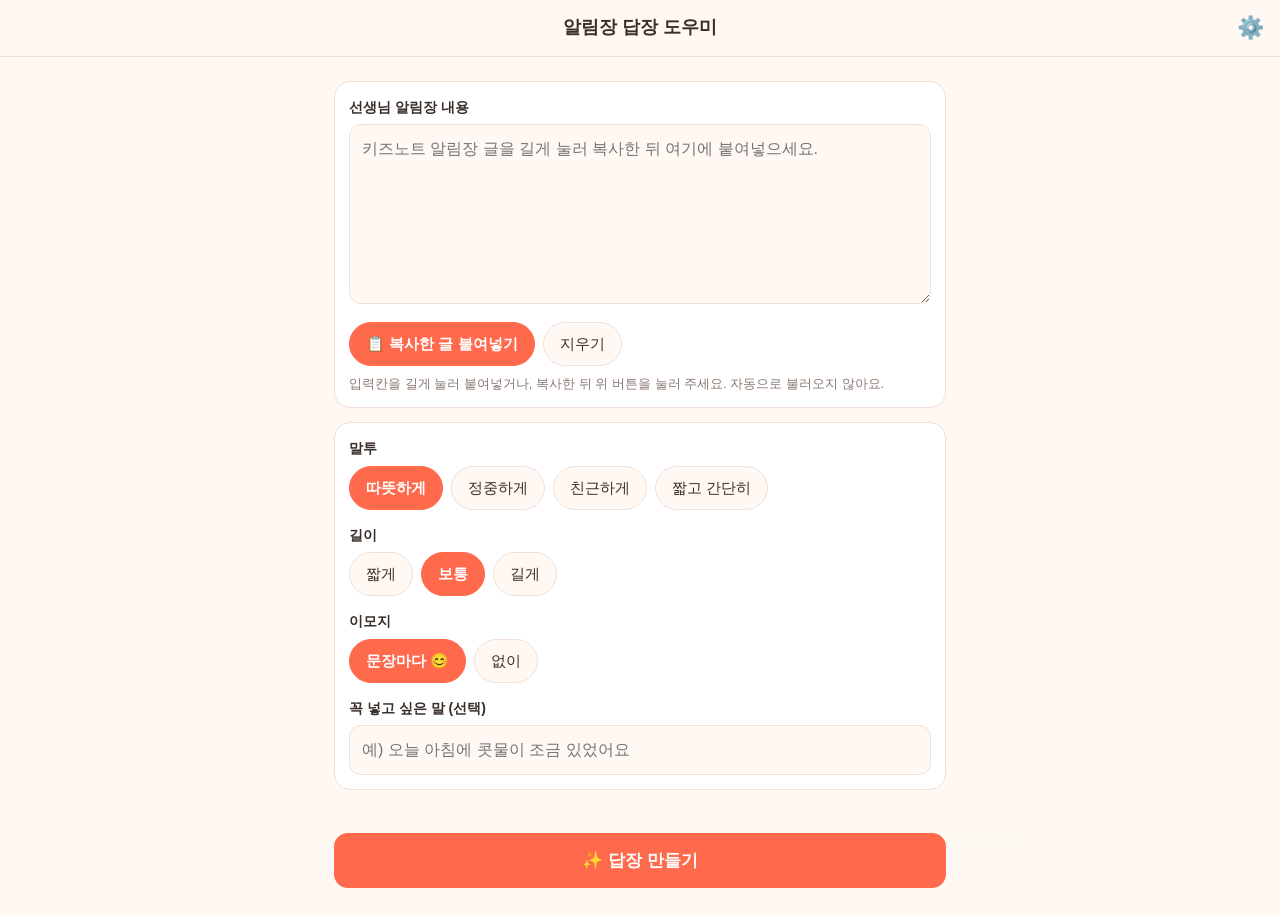
<file: index.html>
<!DOCTYPE html>
<html lang="ko">
<head>
<meta charset="UTF-8">
<meta name="viewport" content="width=device-width, initial-scale=1, viewport-fit=cover, interactive-widget=resizes-content">
<meta http-equiv="Content-Security-Policy" content="default-src 'self'; script-src 'self'; style-src 'self'; img-src 'self' data:; connect-src 'self' https://generativelanguage.googleapis.com; manifest-src 'self'; base-uri 'none'; form-action 'none'">
<title>알림장 답장 도우미</title>
<meta name="description" content="선생님 알림장을 붙여넣으면 따뜻한 답장 문구를 만들어 드려요.">
<meta name="theme-color" content="#ff6a4d">
<meta name="color-scheme" content="light dark">
<meta name="mobile-web-app-capable" content="yes">
<meta name="apple-mobile-web-app-capable" content="yes">
<meta name="apple-mobile-web-app-title" content="답장도우미">
<meta name="apple-mobile-web-app-status-bar-style" content="default">
<link rel="manifest" href="manifest.webmanifest">
<link rel="icon" type="image/png" href="icon-192.png">
<link rel="apple-touch-icon" href="apple-touch-icon.png">
<link rel="stylesheet" href="style.css">
</head>
<body>

<header class="top">
  <button class="icon vis-hidden" id="backBtn" type="button" aria-label="뒤로 가기">←</button>
  <h1 id="title">알림장 답장 도우미</h1>
  <button class="icon" id="gearBtn" type="button" aria-label="설정">⚙️</button>
</header>

<main>
  <!-- 1) 홈: 알림장 입력 -->
  <section class="screen" id="screen-home">
    <div class="banner" id="installBanner" hidden>
      <span id="installMsg"></span>
      <button class="btn ghost" id="installBtn" type="button" hidden>설치</button>
      <button class="icon sm" id="installClose" type="button" aria-label="닫기">✕</button>
    </div>

    <div class="card">
      <label class="t" for="note">선생님 알림장 내용</label>
      <textarea id="note" placeholder="키즈노트 알림장 글을 길게 눌러 복사한 뒤 여기에 붙여넣으세요."></textarea>
      <div class="row mt">
        <button class="chip on" id="pasteBtn" type="button">📋 복사한 글 붙여넣기</button>
        <button class="chip" id="clearBtn" type="button">지우기</button>
      </div>
      <p class="tiny">입력칸을 길게 눌러 붙여넣거나, 복사한 뒤 위 버튼을 눌러 주세요. 자동으로 불러오지 않아요.</p>
    </div>

    <div class="card">
      <label class="t">말투</label>
      <div class="row" id="toneRow">
        <button class="chip on" data-v="warm" type="button">따뜻하게</button>
        <button class="chip" data-v="polite" type="button">정중하게</button>
        <button class="chip" data-v="friendly" type="button">친근하게</button>
        <button class="chip" data-v="short" type="button">짧고 간단히</button>
      </div>
      <label class="t gap">길이</label>
      <div class="row" id="lenRow">
        <button class="chip" data-v="1" type="button">짧게</button>
        <button class="chip on" data-v="2" type="button">보통</button>
        <button class="chip" data-v="3" type="button">길게</button>
      </div>
      <label class="t gap">이모지</label>
      <div class="row" id="emojiRow">
        <button class="chip on" data-v="1" type="button">문장마다 😊</button>
        <button class="chip" data-v="0" type="button">없이</button>
      </div>
      <label class="t gap" for="memo">꼭 넣고 싶은 말 (선택)</label>
      <input type="text" id="memo" placeholder="예) 오늘 아침에 콧물이 조금 있었어요" autocomplete="off" enterkeyhint="done">
    </div>
  </section>

  <!-- 2) 결과 -->
  <section class="screen" id="screen-result" hidden>
    <div class="notice" id="notice" hidden></div>
    <div class="res-actions"><button class="btn ghost" id="againBtn" type="button">🔄 다시 만들기</button></div>
    <div id="replies"></div>
    <details class="card">
      <summary>선생님 글 다시 보기</summary>
      <p class="src" id="srcText"></p>
    </details>
  </section>

  <!-- 3) 설정 -->
  <section class="screen" id="screen-settings" hidden>
    <div class="card">
      <p class="sec-title">기본 정보</p>
      <div class="grid2">
        <div><label class="t" for="child">아이 이름</label><input type="text" id="child" placeholder="예) 건행" autocomplete="off"></div>
        <div><label class="t" for="teacher">선생님 호칭</label><input type="text" id="teacher" placeholder="예) 선생님" autocomplete="off"></div>
      </div>
      <p class="tiny">입력하면 자동으로 저장돼요.</p>
    </div>

    <div class="card">
      <p class="sec-title">AI로 더 자연스럽게 (선택)</p>
      <div class="field">
        <label class="t" for="apikey">Gemini API 키</label>
        <div class="pw">
          <input type="password" id="apikey" placeholder="비워 두면 기본 문구로 만들어요" autocomplete="off" autocapitalize="off" spellcheck="false">
          <button type="button" id="pwToggle">보기</button>
        </div>
      </div>
      <div class="field">
        <label class="t" for="model">AI 모델 이름</label>
        <input type="text" id="model" placeholder="gemini-3.8-flash" autocomplete="off" autocapitalize="off" spellcheck="false">
      </div>
      <p class="tiny">키를 넣으면 알림장 글이 Google Gemini로 전송돼 답장을 만들어요. 키는 이 기기에만 저장돼요. 모델이 바뀌어 오류가 나면 이 칸의 이름만 최신 Flash 모델로 바꿔 주세요.</p>
    </div>

    <div class="card">
      <p class="sec-title">앱</p>
      <div id="installRow" hidden>
        <button class="btn line" id="installBtn2" type="button">📲 홈 화면에 앱으로 설치</button>
        <p class="tiny" id="iosHint" hidden>아이폰은 공유 버튼(□↑)을 누른 뒤 "홈 화면에 추가"를 선택해 주세요.</p>
      </div>
      <a class="link" href="privacy.html">개인정보 처리방침</a>
      <button class="btn line" id="wipeBtn" type="button">저장된 데이터 모두 지우기</button>
      <p class="tiny" id="verText"></p>
    </div>
    <p class="foot">키즈노트는 해당 사업자의 상표예요. 이 앱은 키즈노트와 관련 없는 개인이 만든 비공식 도구예요.</p>
  </section>
</main>

<div class="bottombar" id="homeBar">
  <button class="btn" id="genBtn" type="button">✨ 답장 만들기</button>
</div>
<div class="toast" id="toast" role="status" aria-live="polite"></div>
<noscript><p class="foot">이 앱은 자바스크립트가 필요해요.</p></noscript>
<script src="app.js"></script>
</body>
</html>
</file>
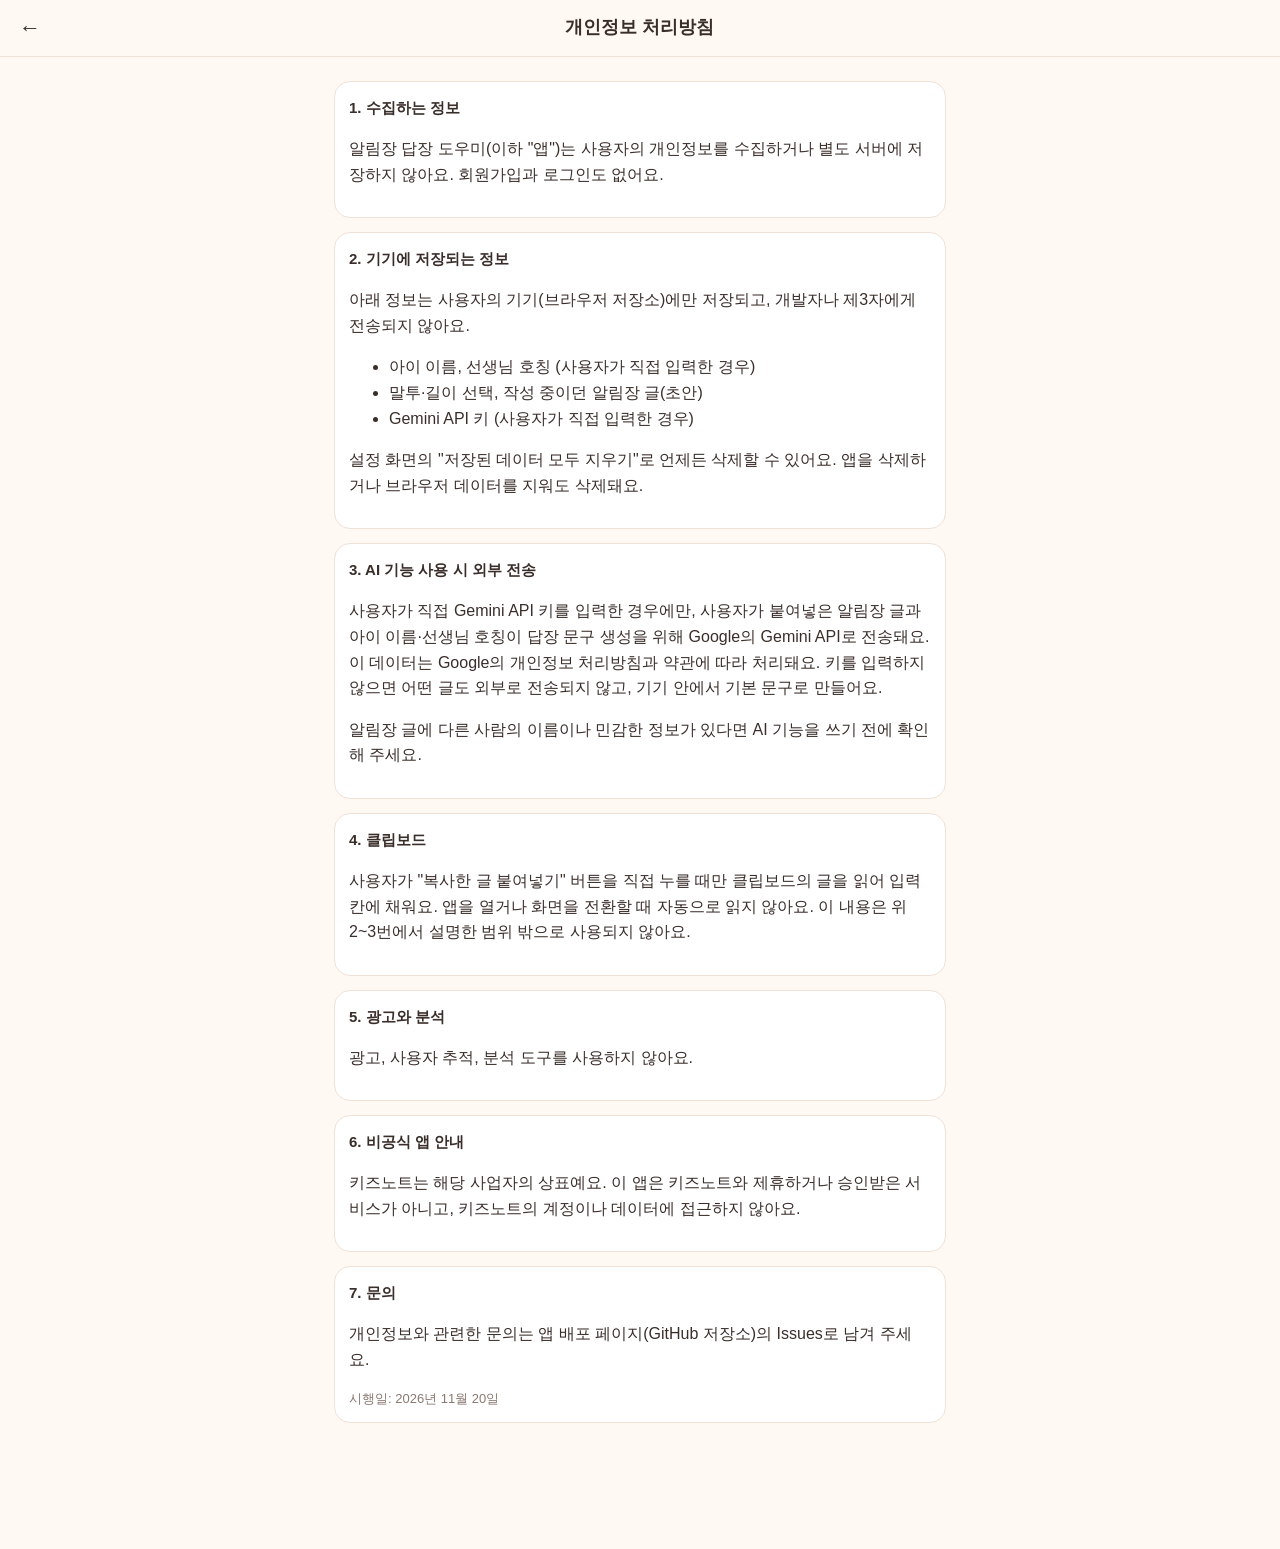
<file: privacy.html>
<!DOCTYPE html>
<html lang="ko">
<head>
<meta charset="UTF-8">
<meta name="viewport" content="width=device-width, initial-scale=1, viewport-fit=cover">
<meta http-equiv="Content-Security-Policy" content="default-src 'self'; style-src 'self'; img-src 'self' data:; base-uri 'none'; form-action 'none'">
<title>개인정보 처리방침 · 알림장 답장 도우미</title>
<meta name="theme-color" content="#ff6a4d">
<meta name="color-scheme" content="light dark">
<link rel="icon" type="image/png" href="icon-192.png">
<link rel="stylesheet" href="style.css">
</head>
<body>
<header class="top">
  <a class="icon as-link" href="./" aria-label="앱으로 돌아가기">←</a>
  <h1>개인정보 처리방침</h1>
  <span class="icon vis-hidden"></span>
</header>
<main>
  <div class="card">
    <p class="sec-title">1. 수집하는 정보</p>
    <p>알림장 답장 도우미(이하 "앱")는 사용자의 개인정보를 수집하거나 별도 서버에 저장하지 않아요. 회원가입과 로그인도 없어요.</p>
  </div>
  <div class="card">
    <p class="sec-title">2. 기기에 저장되는 정보</p>
    <p>아래 정보는 사용자의 기기(브라우저 저장소)에만 저장되고, 개발자나 제3자에게 전송되지 않아요.</p>
    <ul>
      <li>아이 이름, 선생님 호칭 (사용자가 직접 입력한 경우)</li>
      <li>말투·길이 선택, 작성 중이던 알림장 글(초안)</li>
      <li>Gemini API 키 (사용자가 직접 입력한 경우)</li>
    </ul>
    <p>설정 화면의 "저장된 데이터 모두 지우기"로 언제든 삭제할 수 있어요. 앱을 삭제하거나 브라우저 데이터를 지워도 삭제돼요.</p>
  </div>
  <div class="card">
    <p class="sec-title">3. AI 기능 사용 시 외부 전송</p>
    <p>사용자가 직접 Gemini API 키를 입력한 경우에만, 사용자가 붙여넣은 알림장 글과 아이 이름·선생님 호칭이 답장 문구 생성을 위해 Google의 Gemini API로 전송돼요. 이 데이터는 Google의 개인정보 처리방침과 약관에 따라 처리돼요. 키를 입력하지 않으면 어떤 글도 외부로 전송되지 않고, 기기 안에서 기본 문구로 만들어요.</p>
    <p>알림장 글에 다른 사람의 이름이나 민감한 정보가 있다면 AI 기능을 쓰기 전에 확인해 주세요.</p>
  </div>
  <div class="card">
    <p class="sec-title">4. 클립보드</p>
    <p>사용자가 "복사한 글 붙여넣기" 버튼을 직접 누를 때만 클립보드의 글을 읽어 입력칸에 채워요. 앱을 열거나 화면을 전환할 때 자동으로 읽지 않아요. 이 내용은 위 2~3번에서 설명한 범위 밖으로 사용되지 않아요.</p>
  </div>
  <div class="card">
    <p class="sec-title">5. 광고와 분석</p>
    <p>광고, 사용자 추적, 분석 도구를 사용하지 않아요.</p>
  </div>
  <div class="card">
    <p class="sec-title">6. 비공식 앱 안내</p>
    <p>키즈노트는 해당 사업자의 상표예요. 이 앱은 키즈노트와 제휴하거나 승인받은 서비스가 아니고, 키즈노트의 계정이나 데이터에 접근하지 않아요.</p>
  </div>
  <div class="card">
    <p class="sec-title">7. 문의</p>
    <p>개인정보와 관련한 문의는 앱 배포 페이지(GitHub 저장소)의 Issues로 남겨 주세요.</p>
    <p class="tiny">시행일: 2026년 11월 20일</p>
  </div>
</main>
</body>
</html>
</file>
<file: style.css>
:root{
  color-scheme: light dark;
  --bg:#fff8f3; --card:#ffffff; --ink:#3a2e2a; --sub:#8a7a72; --line:#f0e1d8;
  --accent:#ff6a4d; --accent-d:#e5543a; --soft:#ffe9e1;
  --st:env(safe-area-inset-top,0px); --sr:env(safe-area-inset-right,0px);
  --sb:env(safe-area-inset-bottom,0px); --sl:env(safe-area-inset-left,0px);
}
@media (prefers-color-scheme: dark){
  :root{ --bg:#1f1a18; --card:#2a2321; --ink:#f4e9e3; --sub:#b8a79e; --line:#3d3330; --soft:#3b2823; }
}
[hidden]{display:none !important}
*{box-sizing:border-box}
html{-webkit-text-size-adjust:100%}
body{
  margin:0; background:var(--bg); color:var(--ink);
  font:16px/1.6 -apple-system,BlinkMacSystemFont,"Apple SD Gothic Neo","Noto Sans KR","Malgun Gothic",sans-serif;
  overscroll-behavior-y:contain; touch-action:manipulation; -webkit-tap-highlight-color:transparent;
  min-height:100vh; min-height:100dvh;
}
button,input,textarea{font:inherit;color:inherit}
button{cursor:pointer}

/* 상단 바 */
.top{
  position:sticky; top:0; z-index:5; display:flex; align-items:center; gap:4px;
  padding:calc(6px + var(--st)) calc(8px + var(--sr)) 6px calc(8px + var(--sl));
  background:var(--bg); border-bottom:1px solid var(--line);
}
.top h1{flex:1; margin:0; text-align:center; font-size:18px; line-height:1.3}
.icon{width:44px; height:44px; border:0; background:transparent; border-radius:12px; font-size:22px; line-height:1; color:var(--ink)}
.icon:active{background:var(--soft)}
.icon.sm{width:36px; height:36px; font-size:16px}
.icon.as-link{display:flex; align-items:center; justify-content:center; text-decoration:none}
.vis-hidden{visibility:hidden}

/* 본문 */
main{max-width:640px; margin:0 auto; padding:14px calc(14px + var(--sr)) calc(112px + var(--sb)) calc(14px + var(--sl))}
.card{background:var(--card); border:1px solid var(--line); border-radius:16px; padding:14px; margin-bottom:14px}
label.t{display:block; font-size:14px; font-weight:700; margin:0 0 6px}
label.t.gap{margin-top:14px}
textarea,input[type=text],input[type=password]{
  width:100%; min-height:48px; border:1px solid var(--line); border-radius:12px; padding:11px 12px;
  font-size:16px; background:var(--bg); resize:vertical;
}
textarea:focus,input:focus{outline:2px solid var(--accent); outline-offset:0}
#note{min-height:180px}
.row{display:flex; gap:8px; flex-wrap:wrap}
.row.nowrap{flex-wrap:nowrap}
.row.mt{margin-top:10px}
.grow{flex:1}
.chip{min-height:44px; border:1px solid var(--line); background:var(--bg); border-radius:999px; padding:8px 16px; font-size:15px}
.chip.on{background:var(--accent); border-color:var(--accent); color:#fff; font-weight:700}
.btn{display:block; width:100%; min-height:52px; border:0; border-radius:14px; background:var(--accent); color:#fff; font-size:17px; font-weight:700; padding:14px}
.btn:active{background:var(--accent-d)}
.btn:disabled{opacity:.6}
.btn.ghost{background:var(--soft); color:var(--accent-d); width:auto; min-height:44px; padding:9px 16px; font-size:15px}
.btn.ghost.full{width:100%}
.btn.line{background:transparent; border:1px solid var(--line); color:var(--ink); width:100%; min-height:48px; font-size:15px; font-weight:600}
.tiny{font-size:13px; color:var(--sub); margin:8px 0 0; line-height:1.5}
.notice{font-size:14px; background:var(--soft); border-radius:12px; padding:10px 12px; margin-bottom:12px}
.banner{display:flex; align-items:center; gap:8px; background:var(--soft); border-radius:14px; padding:8px 8px 8px 14px; margin-bottom:14px; font-size:14px}
.banner span{flex:1}
.grid2{display:grid; grid-template-columns:1fr 1fr; gap:10px}
.field{margin-bottom:14px}
.field:last-child{margin-bottom:0}
.pw{position:relative}
.pw input{padding-right:64px}
.pw button{position:absolute; right:4px; top:4px; min-height:40px; border:0; background:transparent; color:var(--accent-d); font-weight:700; padding:0 12px}
.link{display:block; padding:12px 2px; color:var(--ink); text-decoration:none; border-top:1px solid var(--line)}
.sec-title{font-size:15px; font-weight:800; margin:0 0 10px}

/* 결과 */
.res-actions{display:flex; justify-content:flex-end; margin:0 0 10px}
.reply textarea{min-height:140px; font-size:16px; line-height:1.65}
.reply .bar{display:flex; justify-content:space-between; align-items:center; margin-top:10px}
.tag{font-size:13px; color:var(--sub)}
details summary{cursor:pointer; font-weight:700; font-size:14px; min-height:32px}
.src{white-space:pre-wrap; font-size:14px; color:var(--sub); margin:8px 0 0}

/* 하단 고정 버튼 */
.bottombar{
  position:fixed; left:0; right:0; bottom:0; z-index:6;
  padding:12px calc(14px + var(--sr)) calc(12px + var(--sb)) calc(14px + var(--sl));
  background:linear-gradient(to top,var(--bg) 72%,transparent);
}
.bottombar .btn{max-width:612px; margin:0 auto}

.toast{
  position:fixed; left:50%; bottom:calc(92px + var(--sb)); transform:translateX(-50%);
  max-width:calc(100% - 32px); background:#333; color:#fff; padding:11px 18px; border-radius:999px;
  font-size:14px; opacity:0; pointer-events:none; transition:opacity .2s; z-index:20; text-align:center;
}
.toast.show{opacity:.96}
.foot{font-size:12px; color:var(--sub); text-align:center; margin:18px 8px 0; line-height:1.6}

@media (prefers-reduced-motion: reduce){ .toast{transition:none} }
@media (min-width:700px){ main{padding-top:24px} }
</file>
